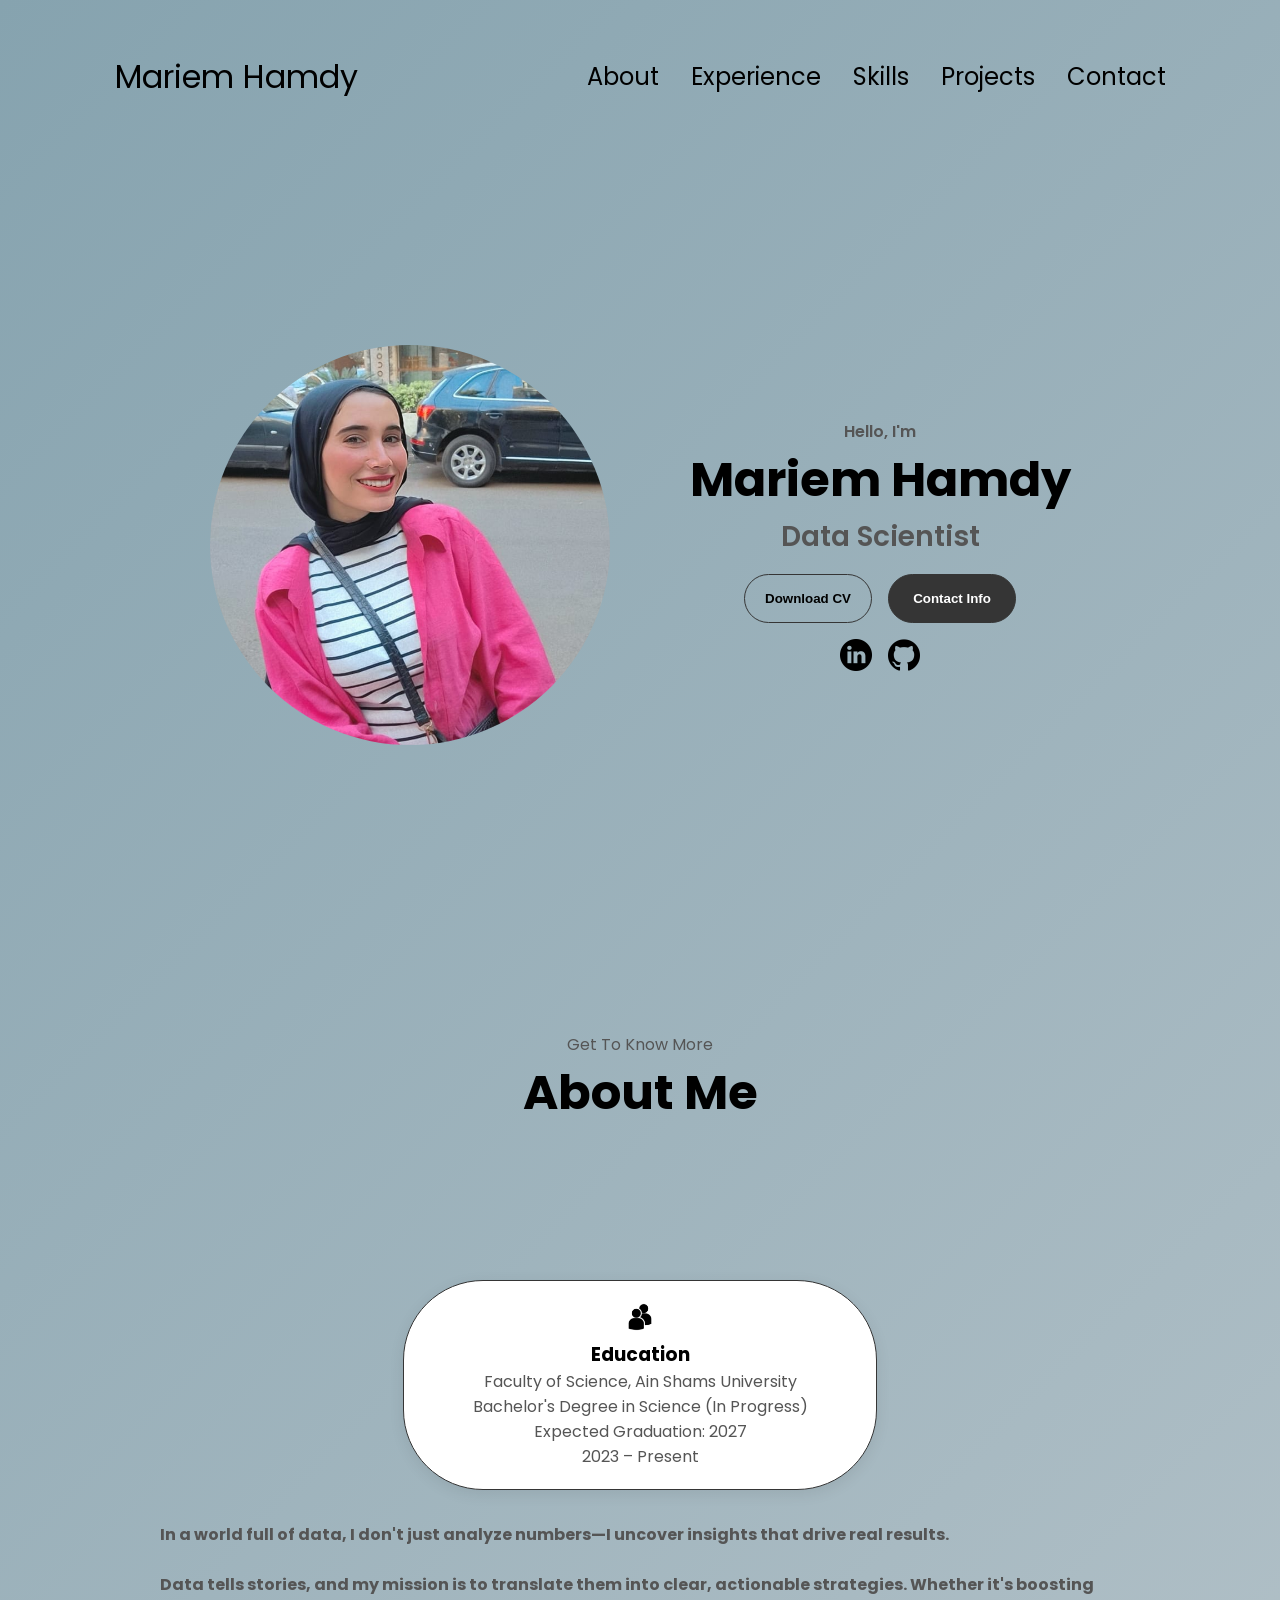
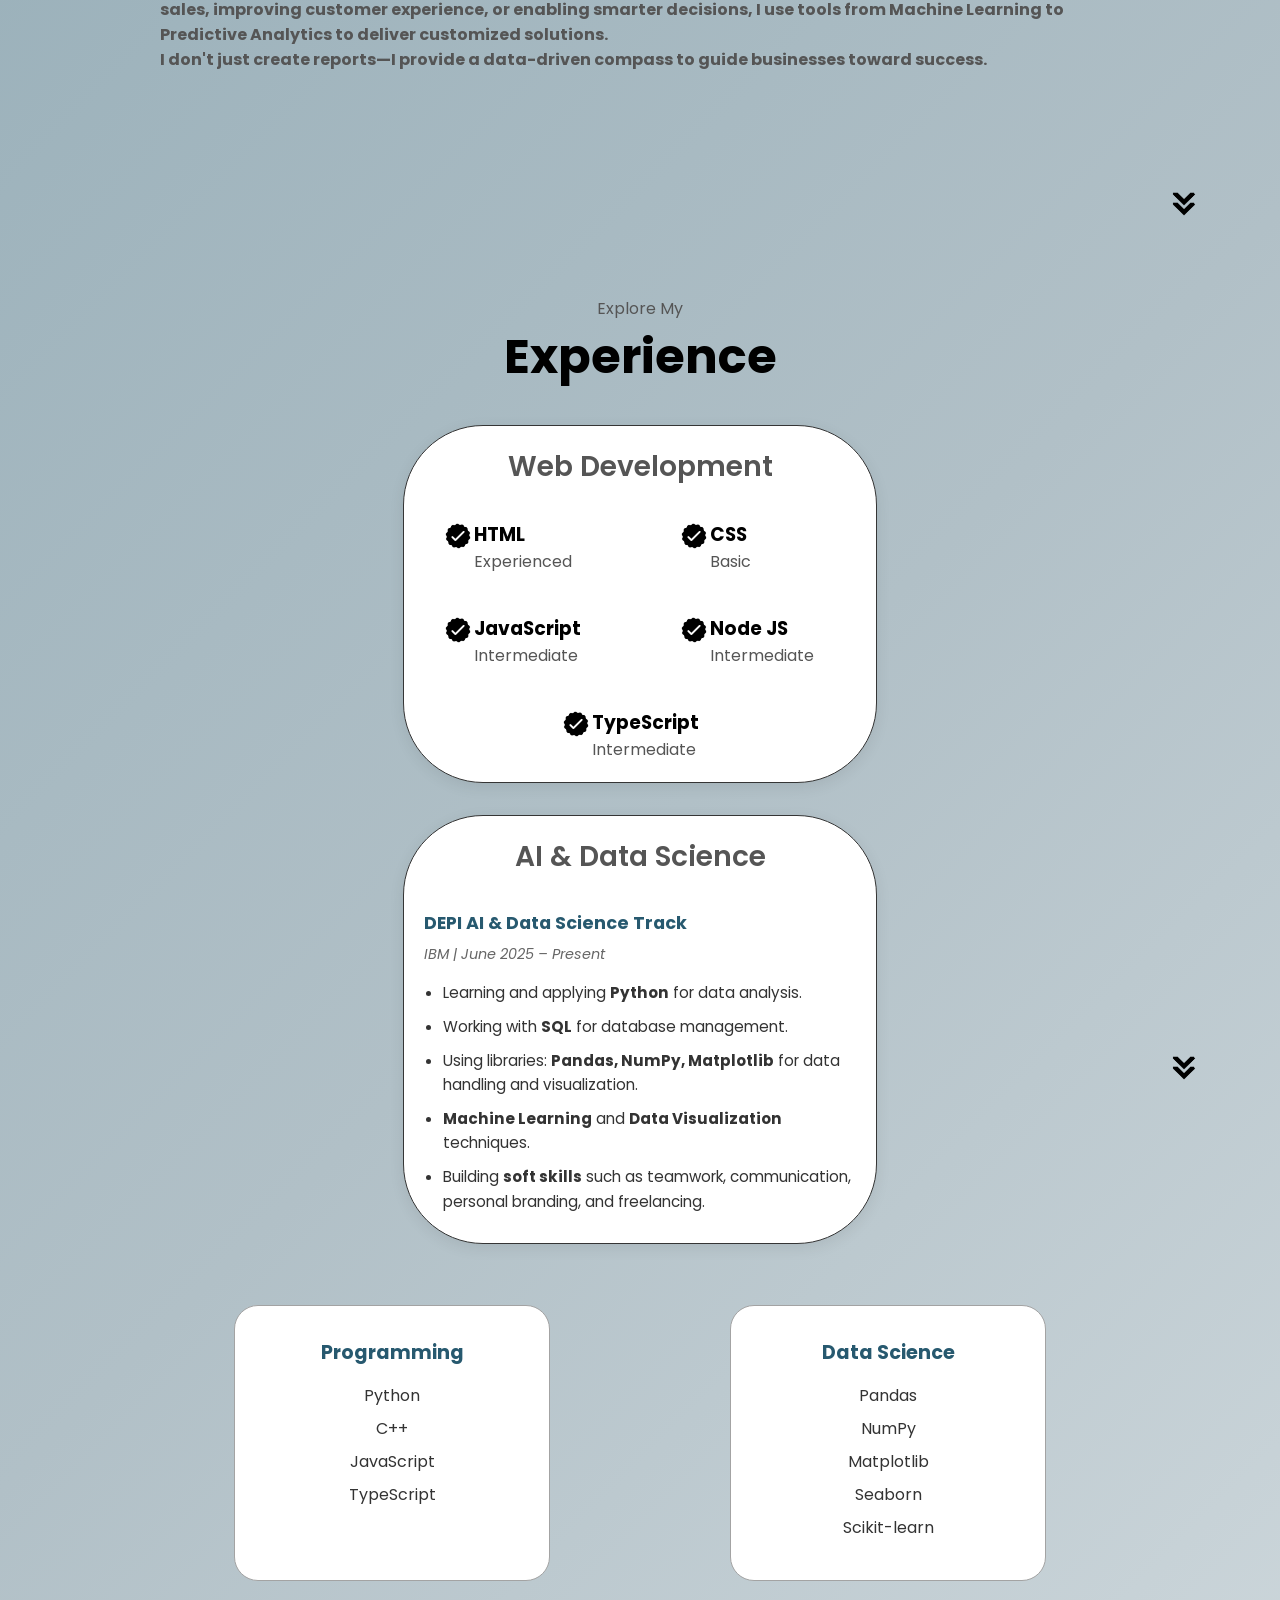
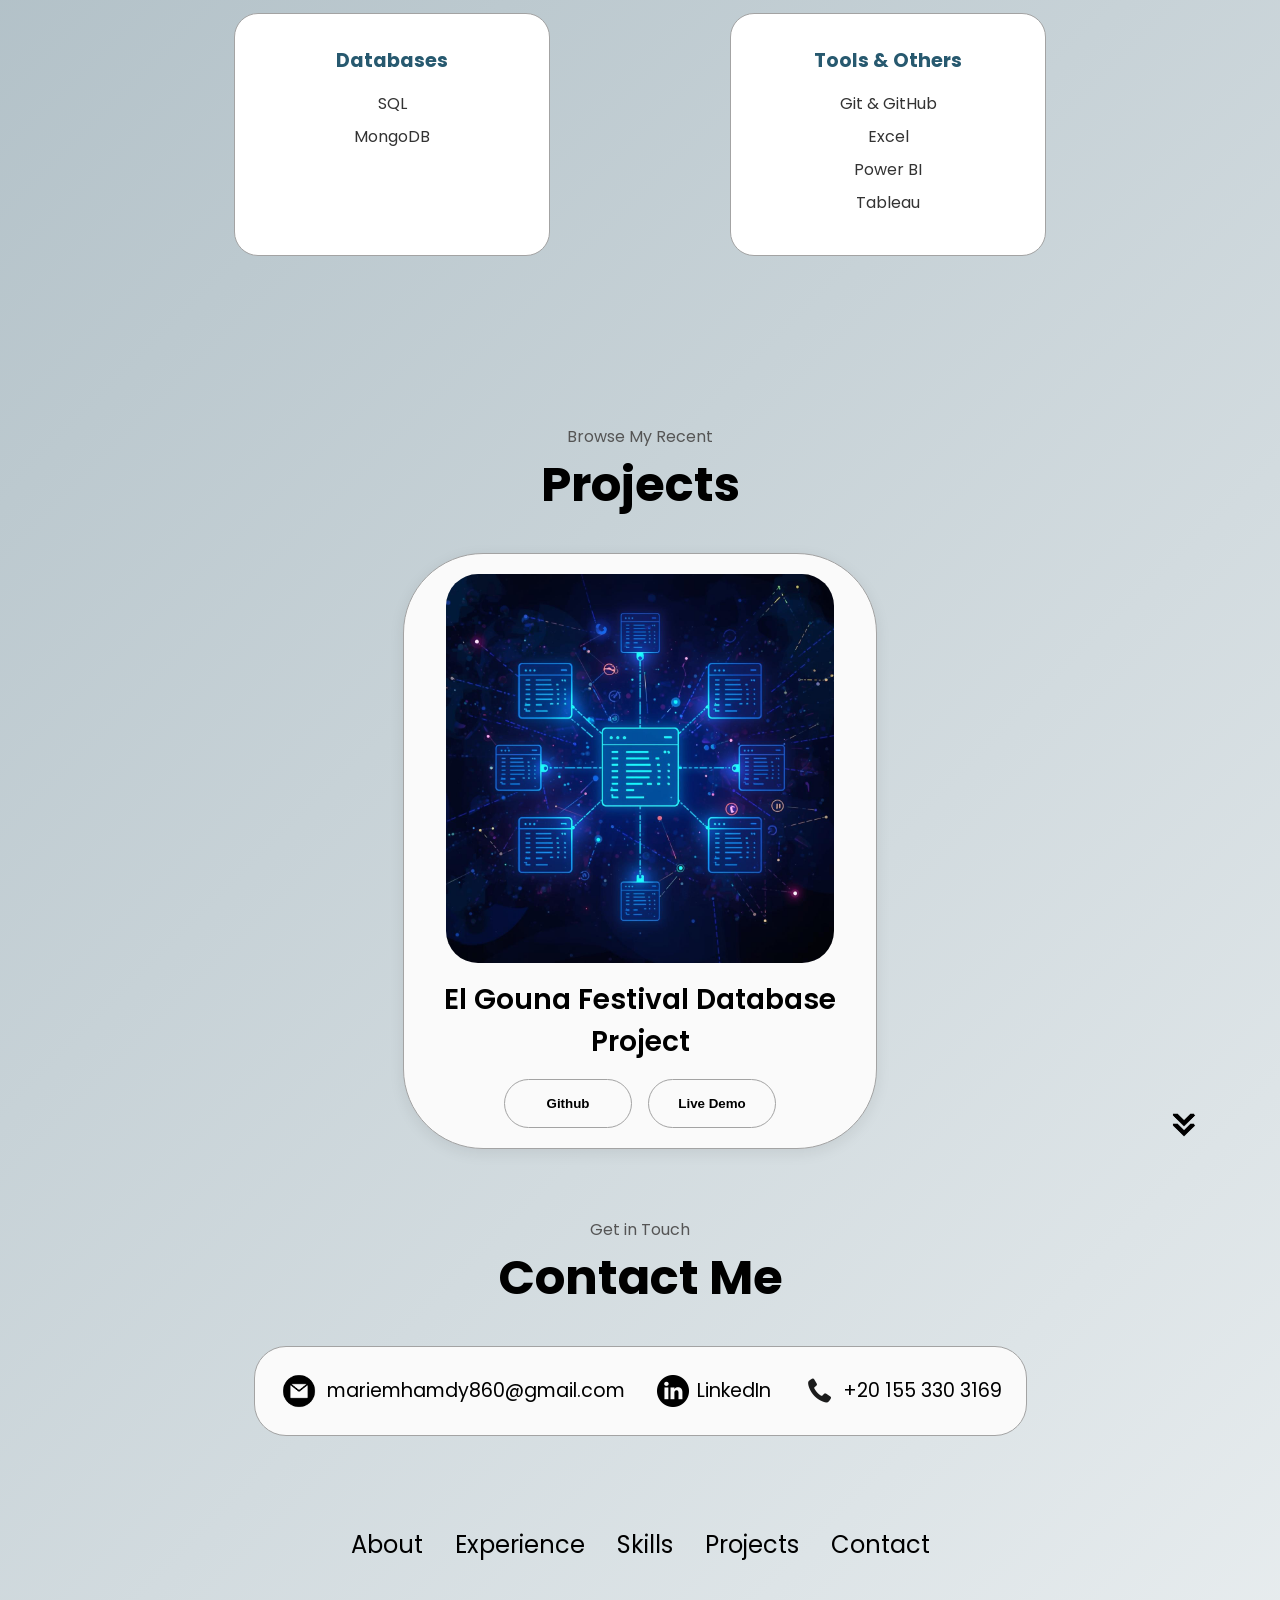
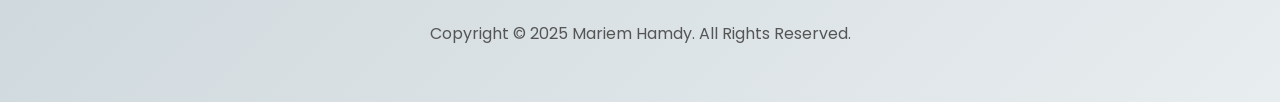
<file: index.html>
<!DOCTYPE html>
<html lang="en">
  <head>
    <meta charset="UTF-8" />
    <meta http-equiv="X-UA-Compatible" content="IE=edge" />
    <meta name="viewport" content="width=device-width, initial-scale=1.0" />
    <title>My Portfolio</title>
    <link rel="stylesheet" href="style.css" />
    <link rel="stylesheet" href="mediaqueries.css" />
  </head>
  <body>
    <nav id="desktop-nav">
      <div class="logo">Mariem Hamdy</div>
      <div>
        <ul class="nav-links">
          <li><a href="#about">About</a></li>
          <li><a href="#experience">Experience</a></li>
          <li><a href="#skills">Skills</a></li>
          <li><a href="#projects">Projects</a></li>
          <li><a href="#contact">Contact</a></li>
        </ul>
      </div>
    </nav>
    <nav id="hamburger-nav">
      <div class="logo">Mariem Hamdy</div>
      <div class="hamburger-menu">
        <div class="hamburger-icon" onclick="toggleMenu()">
          <span></span>
          <span></span>
          <span></span>
        </div>
        <div class="menu-links">
          <li><a href="#about" onclick="toggleMenu()">About</a></li>
          <li><a href="#experience" onclick="toggleMenu()">Experience</a></li>
          <li><a href="#skills" onclick="toggleMenu()">Skills</a></li>
          <li><a href="#projects" onclick="toggleMenu()">Projects</a></li>
          <li><a href="#contact" onclick="toggleMenu()">Contact</a></li>
        </div>
      </div>
    </nav>
    <section id="profile">
      <div class="section__pic-container">
        <img src="./photo_2.jpg" alt="Mariem Hamdy profile picture" />
      </div>
      <div class="section__text">
        <p class="section__text__p1">Hello, I'm</p>
        <h1 class="title">Mariem Hamdy</h1>
        <p class="section__text__p2">Data Scientist</p>
        <div class="btn-container">
          <button
            class="btn btn-color-2"
            onclick="window.open('./Mariem_Hamdy_CV.pdf')"
          >
            Download CV
          </button>
          <button class="btn btn-color-1" onclick="location.href='./#contact'">
            Contact Info
          </button>
        </div>
        <div id="socials-container">
          <img
            src="./linkedin.png"
            alt="My LinkedIn profile"
            class="icon"
            onclick="location.href='https://www.linkedin.com/in/mariem-hamdy-595512338?utm_source=share_via&utm_content=profile&utm_medium=member_android'"
          />
          <img
            src="./github.png"
            alt="My Github profile"
            class="icon"
            onclick="location.href='https://github.com/mariemhamdy860-spec'"
          />
        </div>
      </div>
    </section>
    <section id="about">
      <p class="section__text__p1">Get To Know More</p>
      <h1 class="title">About Me</h1>
      <div class="section-container">

        <div class="about-details-container">
          <div class="about-containers">
            
            <div class="details-container">
              <img
                src="./education.png"
                alt="Education icon"
                class="icon"
              />
              <h3>Education</h3>
              <p>Faculty of Science, Ain Shams University <br>
                 Bachelor's Degree in Science (In Progress) <br>
                Expected Graduation: 2027 <br>
                2023 – Present</p>
            </div>
          </div>
<div class="text-container">
  <p><b>In a world full of data, I don't just analyze numbers—I uncover insights that drive real results.</b></p>
  <br>
  <p><b>Data tells stories, and my mission is to translate them into clear, actionable strategies. 
  Whether it's boosting sales, improving customer experience, or enabling smarter decisions, 
  I use tools from Machine Learning to Predictive Analytics to deliver customized solutions.</b></p>
  <p><b>I don't just create reports—I provide a data-driven compass to guide businesses toward success.</b></p>
</div>

        </div>
      </div>
      <img
        src="./arrow.png"
        alt="Arrow icon"
        class="icon arrow"
        onclick="location.href='./#experience'"
      />
    </section>
    <section id="experience">
      <p class="section__text__p1">Explore My</p>
      <h1 class="title">Experience</h1>
      <div class="experience-details-container">
        <div class="about-containers">
          <div class="details-container">
            <h2 class="experience-sub-title">Web Development</h2>
            <div class="article-container">
              <article>
                <img
                  src="./checkmark.png"
                  alt="Experience icon"
                  class="icon"
                />
                <div>
                  <h3>HTML</h3>
                  <p>Experienced</p>
                </div>
              </article>
              <article>
                <img
                  src="./checkmark.png"
                  alt="Experience icon"
                  class="icon"
                />
                <div>
                  <h3>CSS</h3>
                  <p>Basic</p>
                </div>
              </article>
              <article>
                <img
                  src="./checkmark.png"
                  alt="Experience icon"
                  class="icon"
                />
                <div>
                  <h3>JavaScript</h3>
                  <p>Intermediate</p>
                </div>
              </article>
              <article>
                <img
                  src="./checkmark.png"
                  alt="Experience icon"
                  class="icon"
                />
                <div>
                  <h3>Node JS</h3>
                  <p>Intermediate</p>
                </div>
              </article>
              <article>
                <img
                  src="./checkmark.png"
                  alt="Experience icon"
                  class="icon"
                />
                <div>
                  <h3>TypeScript</h3>
                  <p>Intermediate</p>
                </div>
              </article>

            </div>
          </div>
          <div class="details-container ai-container">
            <h2 class="experience-sub-title">AI & Data Science</h2>
              
              <h4>DEPI AI & Data Science Track</h4>
    <p><i>IBM | June 2025 – Present</i></p>
    <ul>
      <li>Learning and applying <b>Python</b> for data analysis.</li>
      <li>Working with <b>SQL</b> for database management.</li>
      <li>Using libraries: <b>Pandas, NumPy, Matplotlib</b> for data handling and visualization.</li>
      <li><b>Machine Learning</b> and <b>Data Visualization</b> techniques.</li>
      <li>Building <b>soft skills</b> such as teamwork, communication,
        personal branding, and freelancing.</li>
    </ul> 
        </div>
      </div>
      <img
        src="./arrow.png"
        alt="Arrow icon"
        class="icon arrow"
        onclick="location.href='./#projects'"
      />
    </section>
    <section id="skills">
  <p class="section__text__p1">Explore My</p>
  <h1 class="title">Skills</h1>
  
  <div class="skills-container">
    <div class="skill-card">
      <h3>Programming</h3>
      <ul>
        <li>Python</li>
        <li>C++</li>
        <li>JavaScript</li>
        <li>TypeScript</li>
      </ul>
    </div>

    <div class="skill-card">
      <h3>Data Science</h3>
      <ul>
        <li>Pandas</li>
        <li>NumPy</li>
        <li>Matplotlib</li>
        <li>Seaborn</li>
        <li>Scikit-learn</li>
      </ul>
    </div>

    <div class="skill-card">
      <h3>Databases</h3>
      <ul>
        <li>SQL</li>
        <li>MongoDB</li>
      </ul>
    </div>

    <div class="skill-card">
      <h3>Tools & Others</h3>
      <ul>
        <li>Git & GitHub</li>
        <li>Excel</li>
        <li>Power BI</li>
        <li>Tableau</li>
      </ul>
    </div>
  </div>
</section>

    <section id="projects">
      <p class="section__text__p1">Browse My Recent</p>
      <h1 class="title">Projects</h1>
      <div class="experience-details-container">
        <div class="about-containers">
          <div class="details-container color-container">
            <div class="article-container">
              <img
                src="./project_1.jpg"
                alt="Project 1"
                class="project-img"
              />
            </div>
            <h2 class="experience-sub-title project-title">El Gouna Festival Database Project</h2>
            <div class="btn-container">
              <button
                class="btn btn-color-2 project-btn"
                onclick="location.href='https://github.com/demiana25/Database_project'"
              >
                Github
              </button>
              <button
                class="btn btn-color-2 project-btn"
                onclick="location.href='https://github.com/demiana25/Database_project/blob/main/ELGOUNA%20FESTIVAL_MBDFM.pdf'"
              >
                Live Demo
              </button>
            </div>
          </div>
          </div>
        </div>
      </div>
      <img
        src="./arrow.png"
        alt="Arrow icon"
        class="icon arrow"
        onclick="location.href='./#contact'"
      />
    </section>
    <section id="contact">
      <p class="section__text__p1">Get in Touch</p>
      <h1 class="title">Contact Me</h1>
      <div class="contact-info-upper-container">
        <div class="contact-info-container">
          <img
            src="./email.png"
            alt="Email icon"
            class="icon contact-icon email-icon"
          />
          <p><a href="mailto:mariemhamdy860@gmail.com">mariemhamdy860@gmail.com</a></p>
        </div>
        <div class="contact-info-container">
          <img
            src="./linkedin.png"
            alt="LinkedIn icon"
            class="icon contact-icon"
          />
          <p><a href="https://www.linkedin.com/in/mariem-hamdy-595512338?utm_source=share_via&utm_content=profile&utm_medium=member_android">LinkedIn</a></p>
        </div>
        <div class="contact-info-container">
  <img
    src="./phone.png"
    alt="Phone icon"
    class="icon contact-icon"
  />
  <p><a href="tel:+201553303169">+20 155 330 3169</a></p>
</div>

      </div>
    </section>
    <footer>
      <nav>
        <div class="nav-links-container">
          <ul class="nav-links">
            <li><a href="#about">About</a></li>
            <li><a href="#experience">Experience</a></li>
            <li><a href="#skills">Skills</a></li>
            <li><a href="#projects">Projects</a></li>
            <li><a href="#contact">Contact</a></li>
          </ul>
        </div>
      </nav>
      <p>Copyright &#169; 2025 Mariem Hamdy. All Rights Reserved.</p>
    </footer>
    <script src="script.js"></script>
  </body>
</html>
</file>
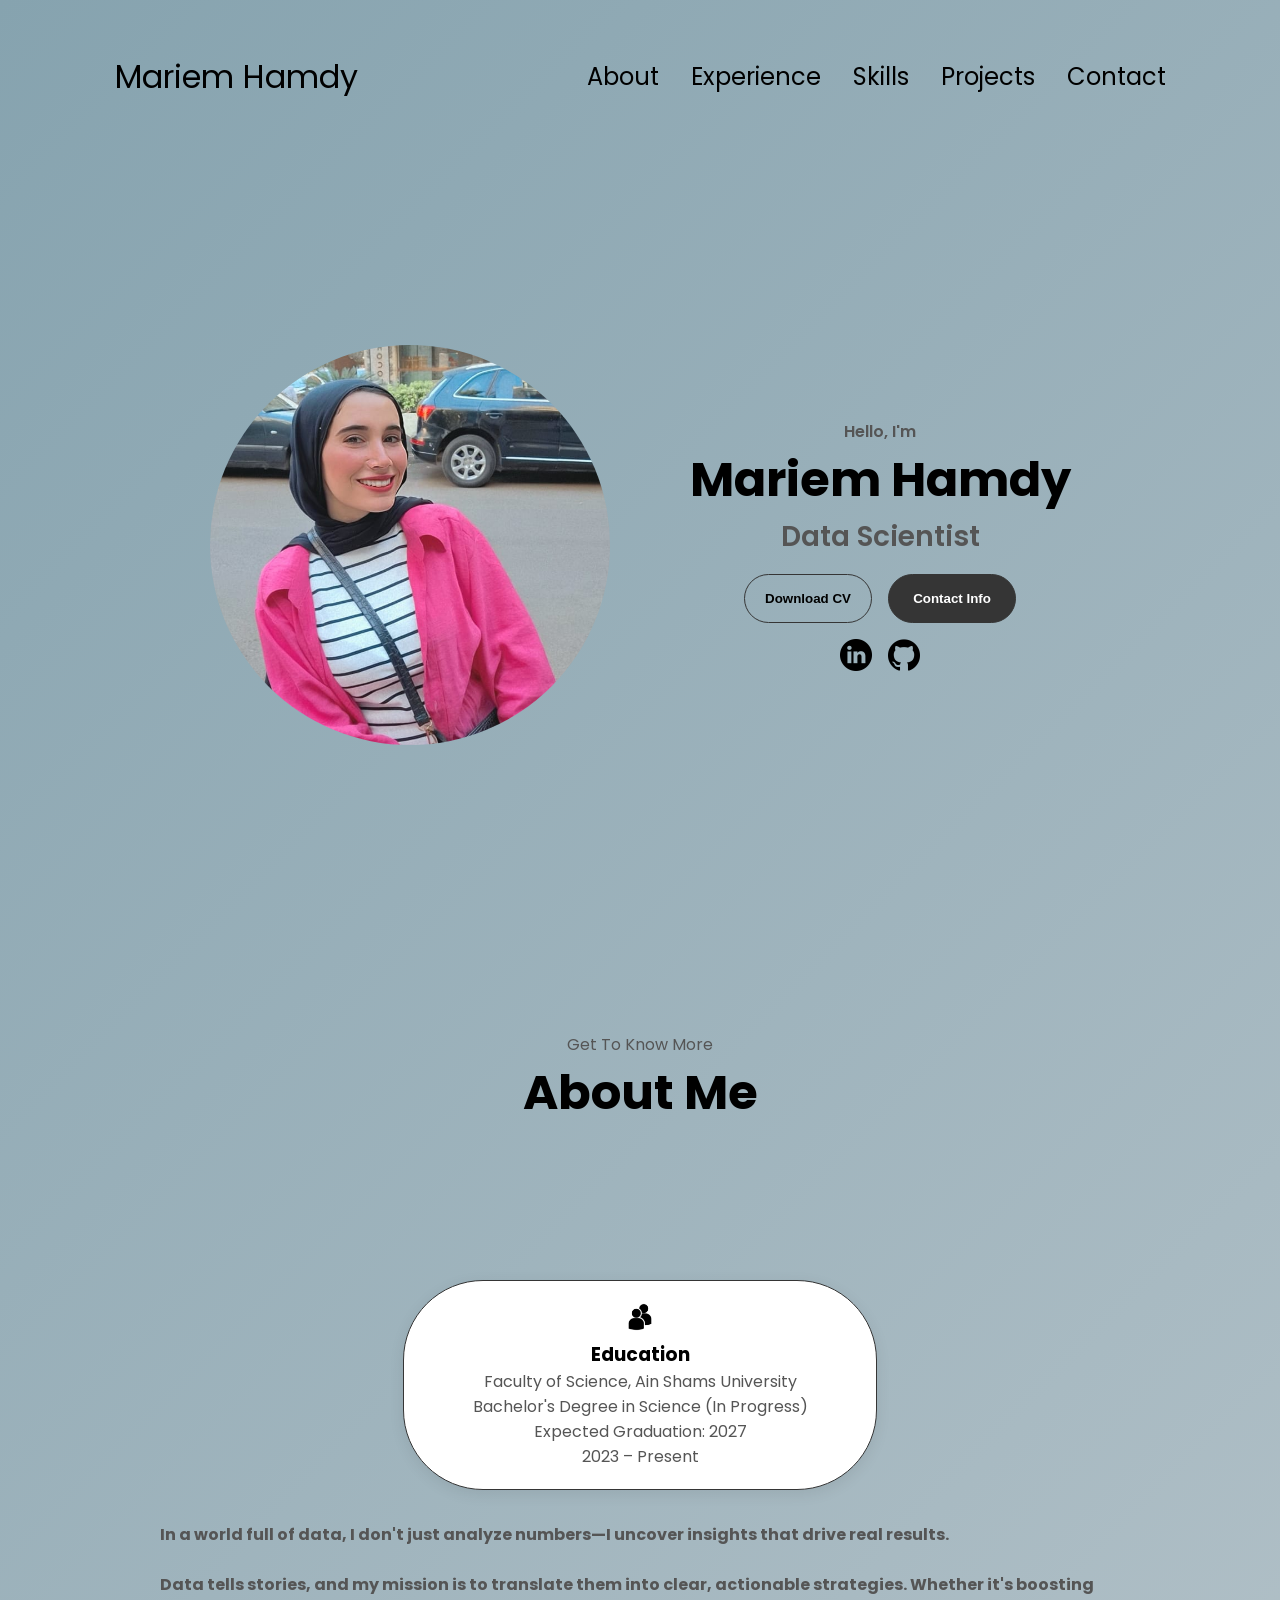
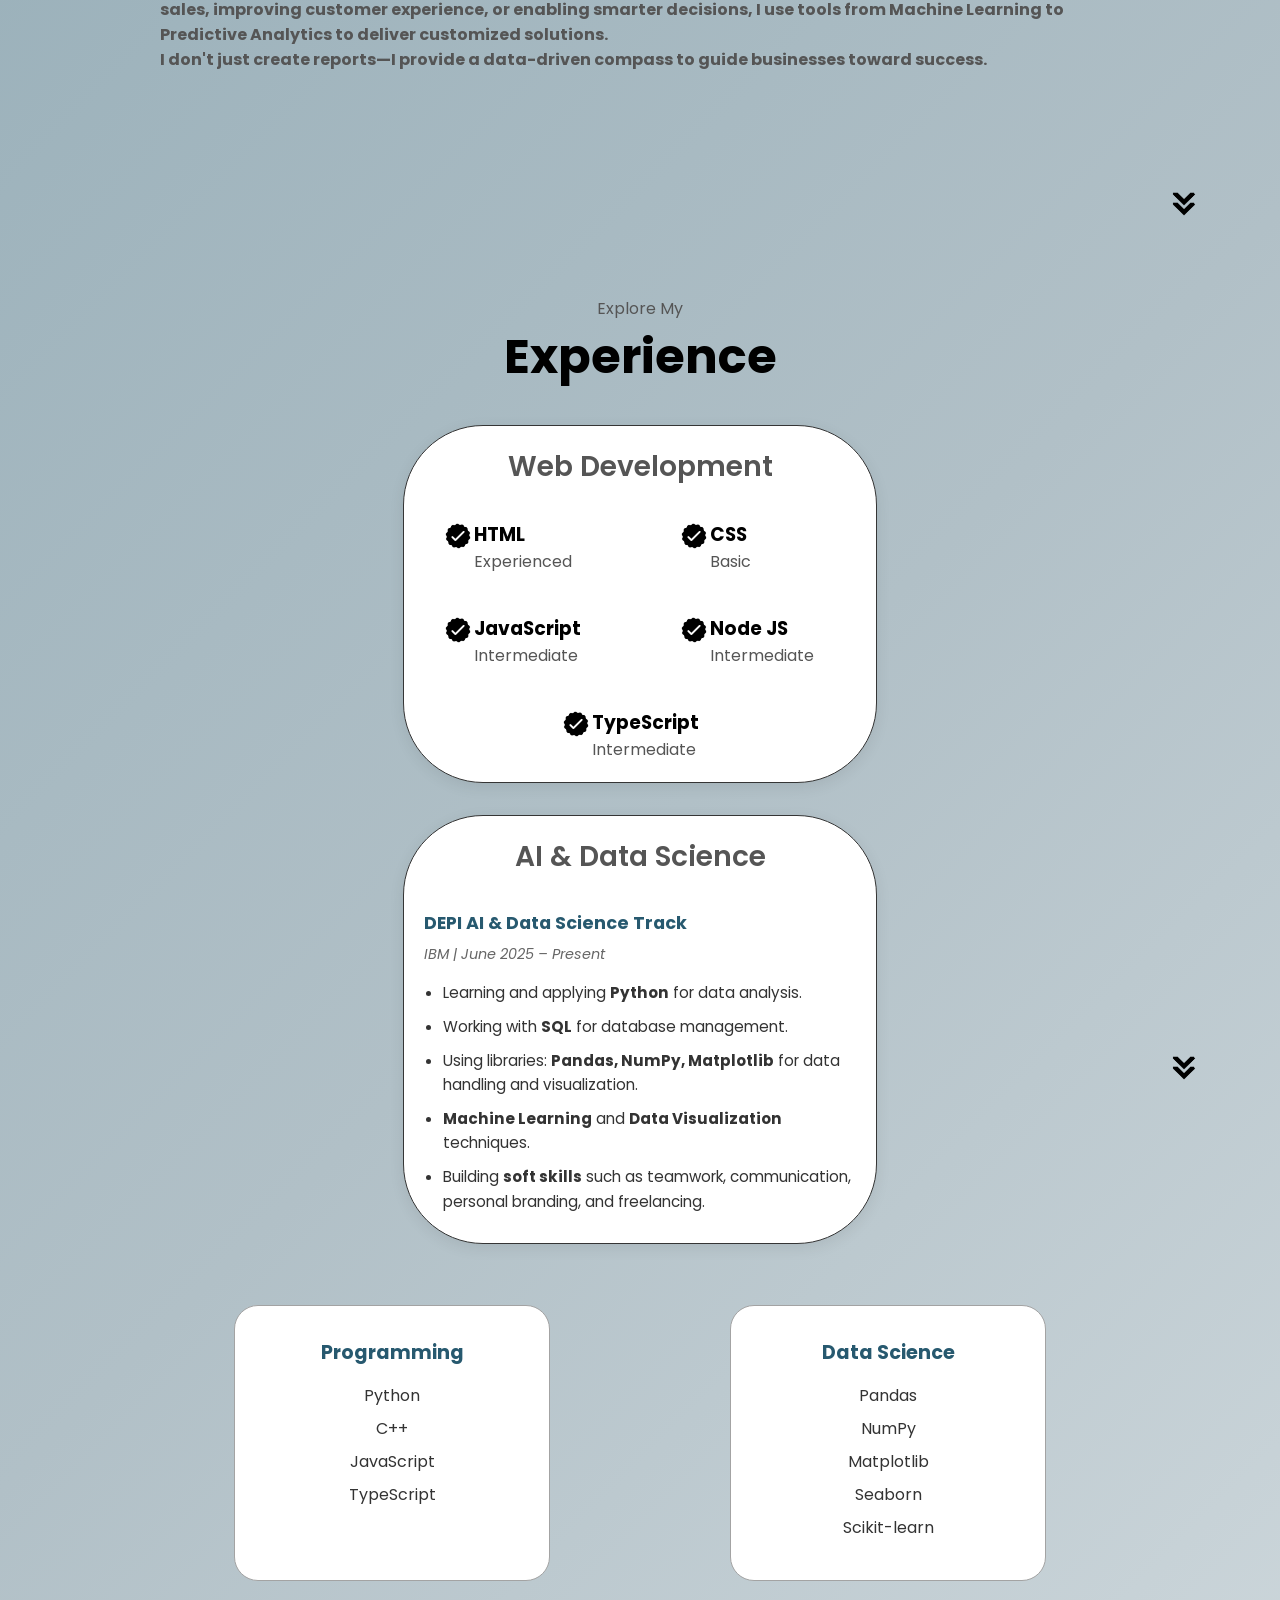
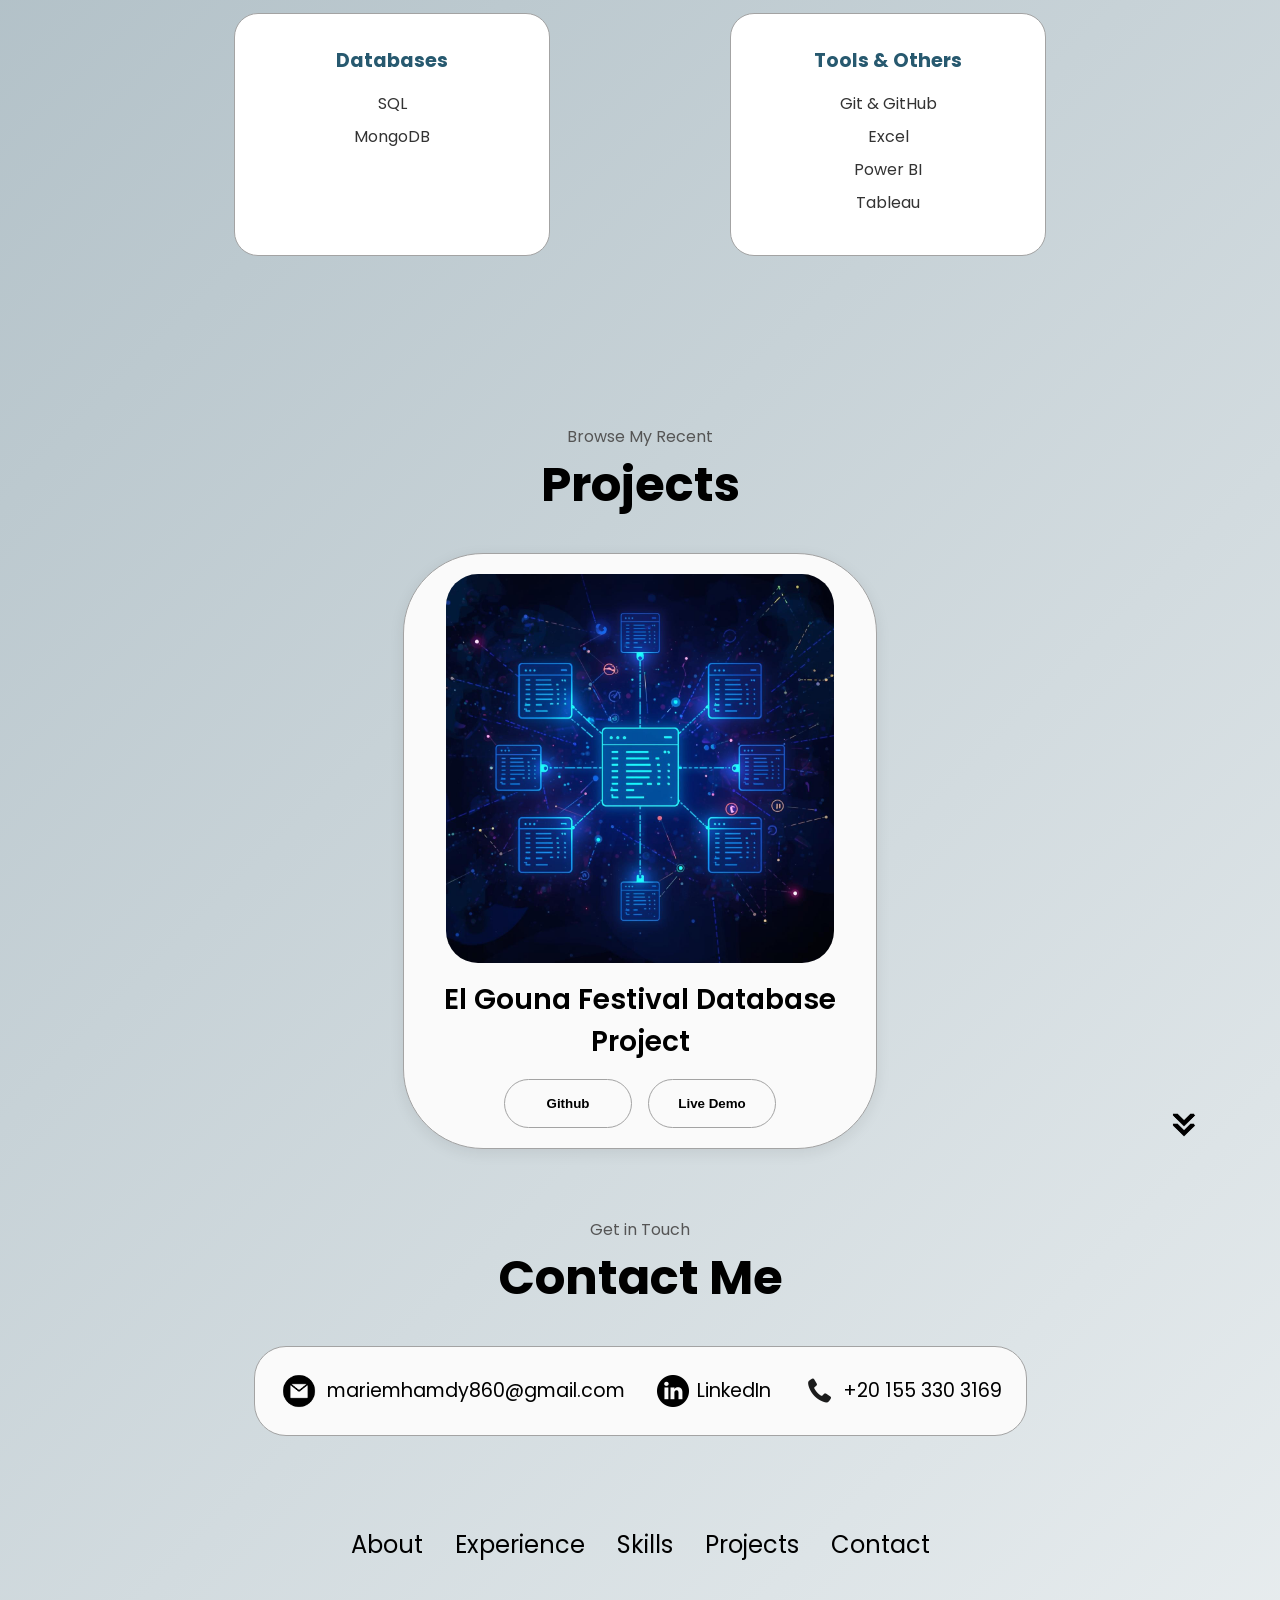
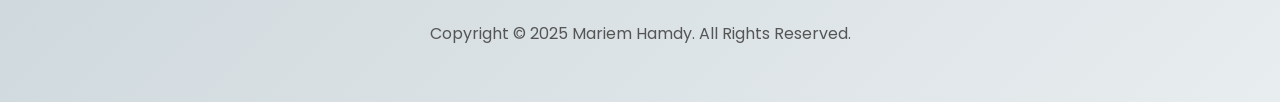
<file: assets/Mariem_Hamdy_protfolio.html>
<!DOCTYPE html>
<html lang="en">
  <head>
    <meta charset="UTF-8" />
    <meta http-equiv="X-UA-Compatible" content="IE=edge" />
    <meta name="viewport" content="width=device-width, initial-scale=1.0" />
    <title>My Portfolio</title>
    <link rel="stylesheet" href="style.css" />
    <link rel="stylesheet" href="mediaqueries.css" />
  </head>
  <body>
    <nav id="desktop-nav">
      <div class="logo">Mariem Hamdy</div>
      <div>
        <ul class="nav-links">
          <li><a href="#about">About</a></li>
          <li><a href="#experience">Experience</a></li>
          <li><a href="#skills">Skills</a></li>
          <li><a href="#projects">Projects</a></li>
          <li><a href="#contact">Contact</a></li>
        </ul>
      </div>
    </nav>
    <nav id="hamburger-nav">
      <div class="logo">Mariem Hamdy</div>
      <div class="hamburger-menu">
        <div class="hamburger-icon" onclick="toggleMenu()">
          <span></span>
          <span></span>
          <span></span>
        </div>
        <div class="menu-links">
          <li><a href="#about" onclick="toggleMenu()">About</a></li>
          <li><a href="#experience" onclick="toggleMenu()">Experience</a></li>
          <li><a href="#skills" onclick="toggleMenu()">Skills</a></li>
          <li><a href="#projects" onclick="toggleMenu()">Projects</a></li>
          <li><a href="#contact" onclick="toggleMenu()">Contact</a></li>
        </div>
      </div>
    </nav>
    <section id="profile">
      <div class="section__pic-container">
        <img src="./photo_2.jpg" alt="Mariem Hamdy profile picture" />
      </div>
      <div class="section__text">
        <p class="section__text__p1">Hello, I'm</p>
        <h1 class="title">Mariem Hamdy</h1>
        <p class="section__text__p2">Data Scientist</p>
        <div class="btn-container">
          <button
            class="btn btn-color-2"
            onclick="window.open('./Mariem_Hamdy_CV.pdf')"
          >
            Download CV
          </button>
          <button class="btn btn-color-1" onclick="location.href='./#contact'">
            Contact Info
          </button>
        </div>
        <div id="socials-container">
          <img
            src="./linkedin.png"
            alt="My LinkedIn profile"
            class="icon"
            onclick="location.href='https://www.linkedin.com/in/mariem-hamdy-595512338?utm_source=share_via&utm_content=profile&utm_medium=member_android'"
          />
          <img
            src="./github.png"
            alt="My Github profile"
            class="icon"
            onclick="location.href='https://github.com/mariemhamdy860-spec'"
          />
        </div>
      </div>
    </section>
    <section id="about">
      <p class="section__text__p1">Get To Know More</p>
      <h1 class="title">About Me</h1>
      <div class="section-container">

        <div class="about-details-container">
          <div class="about-containers">
            
            <div class="details-container">
              <img
                src="./education.png"
                alt="Education icon"
                class="icon"
              />
              <h3>Education</h3>
              <p>Faculty of Science, Ain Shams University <br>
                 Bachelor's Degree in Science (In Progress) <br>
                Expected Graduation: 2027 <br>
                2023 – Present</p>
            </div>
          </div>
<div class="text-container">
  <p><b>In a world full of data, I don't just analyze numbers—I uncover insights that drive real results.</b></p>
  <br>
  <p><b>Data tells stories, and my mission is to translate them into clear, actionable strategies. 
  Whether it's boosting sales, improving customer experience, or enabling smarter decisions, 
  I use tools from Machine Learning to Predictive Analytics to deliver customized solutions.</b></p>
  <p><b>I don't just create reports—I provide a data-driven compass to guide businesses toward success.</b></p>
</div>

        </div>
      </div>
      <img
        src="./arrow.png"
        alt="Arrow icon"
        class="icon arrow"
        onclick="location.href='./#experience'"
      />
    </section>
    <section id="experience">
      <p class="section__text__p1">Explore My</p>
      <h1 class="title">Experience</h1>
      <div class="experience-details-container">
        <div class="about-containers">
          <div class="details-container">
            <h2 class="experience-sub-title">Web Development</h2>
            <div class="article-container">
              <article>
                <img
                  src="./checkmark.png"
                  alt="Experience icon"
                  class="icon"
                />
                <div>
                  <h3>HTML</h3>
                  <p>Experienced</p>
                </div>
              </article>
              <article>
                <img
                  src="./checkmark.png"
                  alt="Experience icon"
                  class="icon"
                />
                <div>
                  <h3>CSS</h3>
                  <p>Basic</p>
                </div>
              </article>
              <article>
                <img
                  src="./checkmark.png"
                  alt="Experience icon"
                  class="icon"
                />
                <div>
                  <h3>JavaScript</h3>
                  <p>Intermediate</p>
                </div>
              </article>
              <article>
                <img
                  src="./checkmark.png"
                  alt="Experience icon"
                  class="icon"
                />
                <div>
                  <h3>Node JS</h3>
                  <p>Intermediate</p>
                </div>
              </article>
              <article>
                <img
                  src="./checkmark.png"
                  alt="Experience icon"
                  class="icon"
                />
                <div>
                  <h3>TypeScript</h3>
                  <p>Intermediate</p>
                </div>
              </article>

            </div>
          </div>
          <div class="details-container ai-container">
            <h2 class="experience-sub-title">AI & Data Science</h2>
              
              <h4>DEPI AI & Data Science Track</h4>
    <p><i>IBM | June 2025 – Present</i></p>
    <ul>
      <li>Learning and applying <b>Python</b> for data analysis.</li>
      <li>Working with <b>SQL</b> for database management.</li>
      <li>Using libraries: <b>Pandas, NumPy, Matplotlib</b> for data handling and visualization.</li>
      <li><b>Machine Learning</b> and <b>Data Visualization</b> techniques.</li>
      <li>Building <b>soft skills</b> such as teamwork, communication,
        personal branding, and freelancing.</li>
    </ul> 
        </div>
      </div>
      <img
        src="./arrow.png"
        alt="Arrow icon"
        class="icon arrow"
        onclick="location.href='./#projects'"
      />
    </section>
    <section id="skills">
  <p class="section__text__p1">Explore My</p>
  <h1 class="title">Skills</h1>
  
  <div class="skills-container">
    <div class="skill-card">
      <h3>Programming</h3>
      <ul>
        <li>Python</li>
        <li>C++</li>
        <li>JavaScript</li>
        <li>TypeScript</li>
      </ul>
    </div>

    <div class="skill-card">
      <h3>Data Science</h3>
      <ul>
        <li>Pandas</li>
        <li>NumPy</li>
        <li>Matplotlib</li>
        <li>Seaborn</li>
        <li>Scikit-learn</li>
      </ul>
    </div>

    <div class="skill-card">
      <h3>Databases</h3>
      <ul>
        <li>SQL</li>
        <li>MongoDB</li>
      </ul>
    </div>

    <div class="skill-card">
      <h3>Tools & Others</h3>
      <ul>
        <li>Git & GitHub</li>
        <li>Excel</li>
        <li>Power BI</li>
        <li>Tableau</li>
      </ul>
    </div>
  </div>
</section>

    <section id="projects">
      <p class="section__text__p1">Browse My Recent</p>
      <h1 class="title">Projects</h1>
      <div class="experience-details-container">
        <div class="about-containers">
          <div class="details-container color-container">
            <div class="article-container">
              <img
                src="./project_1.jpg"
                alt="Project 1"
                class="project-img"
              />
            </div>
            <h2 class="experience-sub-title project-title">El Gouna Festival Database Project</h2>
            <div class="btn-container">
              <button
                class="btn btn-color-2 project-btn"
                onclick="location.href='https://github.com/demiana25/Database_project'"
              >
                Github
              </button>
              <button
                class="btn btn-color-2 project-btn"
                onclick="location.href='https://github.com/demiana25/Database_project/blob/main/ELGOUNA%20FESTIVAL_MBDFM.pdf'"
              >
                Live Demo
              </button>
            </div>
          </div>
          </div>
        </div>
      </div>
      <img
        src="./arrow.png"
        alt="Arrow icon"
        class="icon arrow"
        onclick="location.href='./#contact'"
      />
    </section>
    <section id="contact">
      <p class="section__text__p1">Get in Touch</p>
      <h1 class="title">Contact Me</h1>
      <div class="contact-info-upper-container">
        <div class="contact-info-container">
          <img
            src="./email.png"
            alt="Email icon"
            class="icon contact-icon email-icon"
          />
          <p><a href="mailto:mariemhamdy860@gmail.com">mariemhamdy860@gmail.com</a></p>
        </div>
        <div class="contact-info-container">
          <img
            src="./linkedin.png"
            alt="LinkedIn icon"
            class="icon contact-icon"
          />
          <p><a href="https://www.linkedin.com/in/mariem-hamdy-595512338?utm_source=share_via&utm_content=profile&utm_medium=member_android">LinkedIn</a></p>
        </div>
        <div class="contact-info-container">
  <img
    src="./phone.png"
    alt="Phone icon"
    class="icon contact-icon"
  />
  <p><a href="tel:+201553303169">+20 155 330 3169</a></p>
</div>

      </div>
    </section>
    <footer>
      <nav>
        <div class="nav-links-container">
          <ul class="nav-links">
            <li><a href="#about">About</a></li>
            <li><a href="#experience">Experience</a></li>
            <li><a href="#skills">Skills</a></li>
            <li><a href="#projects">Projects</a></li>
            <li><a href="#contact">Contact</a></li>
          </ul>
        </div>
      </nav>
      <p>Copyright &#169; 2025 Mariem Hamdy. All Rights Reserved.</p>
    </footer>
    <script src="script.js"></script>
  </body>
</html>
</file>
<file: style.css>
/* GENERAL */

@import url("https://fonts.googleapis.com/css2?family=Poppins:wght@300;400;500;600&display=swap");

* {
  margin: 0;
  padding: 0;
}

body {
  font-family: "Poppins", sans-serif;
background: linear-gradient(135deg, /*#acc5cf, #9bafb6, #405056*/ #86a3af, #b1c0c7, #e8edef);

}

html {
  scroll-behavior: smooth;
}

p {
  color: rgb(85, 85, 85);
}

/* TRANSITION */

a,
.btn {
  transition: all 300ms ease;
}

/* DESKTOP NAV */

nav,
.nav-links {
  display: flex;
}

nav {
  justify-content: space-around;
  align-items: center;
  height: 17vh;
}

.nav-links {
  gap: 2rem;
  list-style: none;
  font-size: 1.5rem;
}

a {
  color: black;
  text-decoration: none;
  text-decoration-color: white;
}

a:hover {
  color: grey;
  text-decoration: underline;
  text-underline-offset: 1rem;
  text-decoration-color: rgb(181, 181, 181);
}

.logo {
  font-size: 2rem;
}

.logo:hover {
  cursor: default;
}

/* HAMBURGER MENU */

#hamburger-nav {
  display: none;
}

.hamburger-menu {
  position: relative;
  display: inline-block;
}

.hamburger-icon {
  display: flex;
  flex-direction: column;
  justify-content: space-between;
  height: 24px;
  width: 30px;
  cursor: pointer;
}

.hamburger-icon span {
  width: 100%;
  height: 2px;
  background-color: black;
  transition: all 0.3 ease-in-out;
}

.menu-links {
  position: absolute;
  top: 100%;
  right: 0;
  background-color: white;
  width: fit-content;
  max-height: 0;
  overflow: hidden;
  transition: all 0.3 ease-in-out;
}

.menu-links a {
  display: block;
  padding: 10px;
  text-align: center;
  font-size: 1.5rem;
  color: black;
  text-decoration: none;
  transition: all 0.3 ease-in-out;
}

.menu-links li {
  list-style: none;
}

.menu-links.open {
  max-height: 300px;
}

.hamburger-icon.open span:first-child {
  transform: rotate(45deg) translate(10px, 5px);
}

.hamburger-icon.open span:nth-child(2) {
  opacity: 0;
}

.hamburger-icon.open span:last-child {
  transform: rotate(-45deg) translate(10px, -5px);
}

.hamburger-icon span:first-child {
  transform: none;
}

.hamburger-icon span:first-child {
  opacity: 1;
}

.hamburger-icon span:first-child {
  transform: none;
}

/* SECTIONS */

section {
  padding-top: 4vh;
  height: 96vh;
  margin: 0 10rem;
  box-sizing: border-box;
  min-height: fit-content;
}

.section-container {
  display: flex;
}

/* PROFILE SECTION */

#profile {
  display: flex;
  justify-content: center;
  gap: 5rem;
  height: 70vh;

}

.section__pic-container {
  display: flex;
  height: 400px;
  width: 400px;
  margin: auto 0;

}
.section__pic-container img {
  height: 100%;
  width: 100%;
  border-radius: 50%;   /* يخلي الصورة دايرة */
  object-fit: cover;    /* يمنع التشوه */
}

.section__text {
  align-self: center;
  text-align: center;
}

.section__text p {
  font-weight: 600;
}

.section__text__p1 {
  text-align: center;
}

.section__text__p2 {
  font-size: 1.75rem;
  margin-bottom: 1rem;
}

.title {
  font-size: 3rem;
  text-align: center;
}

#socials-container {
  display: flex;
  justify-content: center;
  margin-top: 1rem;
  gap: 1rem;
}

/* ICONS */

.icon {
  cursor: pointer;
  height: 2rem;
}

/* BUTTONS */

.btn-container {
  display: flex;
  justify-content: center;
  gap: 1rem;
}

.btn {
  font-weight: 600;
  transition: all 300ms ease;
  padding: 1rem;
  width: 8rem;
  border-radius: 2rem;
}

.btn-color-1,
.btn-color-2 {
  border: rgb(53, 53, 53) 0.1rem solid;
}

.btn-color-1:hover,
.btn-color-2:hover {
  cursor: pointer;
}

.btn-color-1,
.btn-color-2:hover {
  background: rgb(53, 53, 53);
  color: white;
}

.btn-color-1:hover {
  background: rgb(0, 0, 0);
}

.btn-color-2 {
  background: none;
}

.btn-color-2:hover {
  border: rgb(255, 255, 255) 0.1rem solid;
}

.btn-container {
  gap: 1rem;
}

/* ABOUT SECTION */

#about {
  position: relative;
}

.about-containers {
  gap: 2rem;
  margin-bottom: 2rem;
  margin-top: 2rem;
}

.about-details-container {
  justify-content: center;
  flex-direction: column;
}

.about-containers,
.about-details-container {
  display: flex;
}

.arrow {
  position: absolute;
  right: -5rem;
  bottom: 2.5rem;
}

/*.details-container {
  padding: 2rem;
  flex: 1;
  background: white;
  border-radius: 5rem;
  border: rgb(53, 53, 53) 0.1rem solid;
  border-color: rgb(163, 163, 163);
  text-align: center;
}*/
.details-container {
  width: 45%;          
  padding: 5rem;         
  background: white;
  border-radius: 5rem;
  border: rgb(53, 53, 53) 0.1rem solid;
  text-align: center;
}




.section-container {
  gap: 4rem;
  height: 80%;
}




/* EXPERIENCE SECTION */

#experience {
  position: relative;
}

.experience-sub-title {
  color: rgb(85, 85, 85);
  font-weight: 600;
  font-size: 1.75rem;
  margin-bottom: 2rem;
  text-align: center;
}

.experience-details-container {
  display: flex;
  justify-content: center;
  flex-direction: column;
}

.article-container {
  display: flex;
  text-align: initial;
  flex-wrap: wrap;
  flex-direction: row;
  gap: 2.5rem;
  justify-content: space-around;
}
.details-container {
  background: #fff;
  padding: 20px;
  box-shadow: 0 4px 15px rgba(0, 0, 0, 0.08);
  max-width: 90%;
  margin: 0 auto;
  transition: all 0.3s ease;
}

.details-container:hover {
  transform: translateY(-8px);
  box-shadow: 0 8px 18px rgba(0, 0, 0, 0.1);
}

article {
  display: flex;
  width: 10rem;
  /*justify-content: space-around;
  gap: 0.5rem;*/
}

article .icon {
  cursor: default;
}

/* .details-container {
  background: #fff; 
  border-radius: 15px;
  padding: 20px;
  box-shadow: 0 4px 15px rgba(0, 0, 0, 0.08);
  max-width: 90%;
  margin: 0 auto;
}

.details-container h2.experience-sub-title {
  font-size: 1.6rem;
  margin-bottom: 1rem;
  text-align: justify;
  color: #203a43;
}

.details-container h4 {
  font-size: 1.2rem;
  margin-bottom: 0.3rem;
  color: #27596f;
}

.details-container p {
  font-size: 0.95rem;
  color: #555;
  margin-bottom: 1rem;
  font-style: italic;
  text-align: center;
}

.details-container ul {
  list-style-type: disc;
  padding-left: 1.5rem;
  margin: 0;
}

.details-container ul li {
  margin-bottom: 0.6rem;
  line-height: 1.6;
  font-size: 0.95rem;
  color: #333;
  text-align: left;
}

.details-container ul li b {
  color: #27596f; 
} */
/* AI & Data Science Box */
.ai-container {
  text-align: left; 
  transition: all 0.3s ease;  
}
.ai-container:hover {
  transform: translateY(-8px);
  box-shadow: 0 8px 18px rgba(0, 0, 0, 0.1);
}


.ai-container h4 {
  font-size: 1.1rem;
  color: #27596f;
  margin-bottom: 0.5rem;
}

.ai-container p {
  font-size: 0.9rem;
  color: #666;
  margin-bottom: 1rem;
  text-align: left;
}

.ai-container ul {
  padding-left: 1.2rem;
}

.ai-container ul li {
  font-size: 0.95rem;
  margin-bottom: 0.6rem;
  line-height: 1.6;
  color: #333;
}



/* SKILLS SECTION */

#skills {
  /*position: relative;*/
  padding-top: 4vh;
  margin: 0 10rem;
  min-height: fit-content;
}

.skills-container {
  display: flex;
  justify-content: space-around;
  flex-wrap: wrap;
  gap: 2rem;
  margin-top: 3rem;
}

.skill-card {
  background: white;
  border-radius: 1.5rem;
  border: 0.1rem solid rgb(163, 163, 163);
  padding: 2rem;
  width: 250px;
  text-align: center;
  transition: all 0.3s ease;
}

.skill-card:hover {
  transform: translateY(-8px);
  box-shadow: 0 8px 18px rgba(0, 0, 0, 0.1);
}

.skill-card h3 {
  font-size: 1.2rem;
  margin-bottom: 1rem;
  color: #27596f;
}

.skill-card ul {
  list-style: none;
  padding: 0;
}

.skill-card ul li {
  margin: 0.5rem 0;
  font-size: 1rem;
  color: #333;
}


/* PROJECTS SECTION */

#projects {
  position: relative;
}

.color-container {
  border-color: rgb(163, 163, 163);
  background: rgb(250, 250, 250);
}

.project-img {
  border-radius: 2rem;
  width: 90%;
  height: 90%;
}

.project-title {
  margin: 1rem;
  color: black;
}

.project-btn {
  color: black;
  border-color: rgb(163, 163, 163);
}

/* CONTACT */

#contact {
  display: flex;
  justify-content: center;
  flex-direction: column;
  height: 70vh;
}

.contact-info-upper-container {
  display: flex;
  justify-content: center;
  border-radius: 2rem;
  border: rgb(53, 53, 53) 0.1rem solid;
  border-color: rgb(163, 163, 163);
  background: rgb(250, 250, 250);
  margin: 2rem auto;
  padding: 0.5rem;
}

.contact-info-container {
  display: flex;
  align-items: center;
  justify-content: center;
  gap: 0.5rem;
  margin: 1rem;
}

.contact-info-container p {
  font-size: larger;
}

.contact-icon {
  cursor: default;
}

.email-icon {
  height: 2.5rem;
}

/* FOOTER SECTION */

footer {
  height: 26vh;
  margin: 0 1rem;
}

footer p {
  text-align: center;
}
</file>
<file: mediaqueries.css>
@media screen and (max-width: 1400px) {
  #profile {
    height: 83vh;
    margin-bottom: 6rem;
  }
  .about-containers {
    flex-wrap: wrap;
  }
  #contact,
  #projects {
    height: fit-content;
  }
}

@media screen and (max-width: 1200px) {
  #desktop-nav {
    display: none;
  }
  #hamburger-nav {
    display: flex;
  }
  #experience,
  .experience-details-container {
    margin-top: 2rem;
  }
  #profile,
  .section-container {
    display: block;
  }
  .arrow {
    display: none;
  }
  section,
  .section-container {
    height: fit-content;
  }
  section {
    margin: 0 5%;
  }
  .section__pic-container {
    width: 275px;
    height: 275px;
    margin: 0 auto 2rem;
  }
  .about-containers {
    margin-top: 0;
  }
}

@media screen and (max-width: 600px) {
  #contact,
  footer {
    height: 40vh;
  }
  #profile {
    height: 83vh;
    margin-bottom: 0;
  }
  article {
    font-size: 1rem;
  }
  footer nav {
    height: fit-content;
    margin-bottom: 2rem;
  }
  .about-containers,
  .contact-info-upper-container,
  .btn-container {
    flex-wrap: wrap;
  }
  .contact-info-container {
    margin: 0;
  }
  .contact-info-container p,
  .nav-links li a {
    font-size: 1rem;
  }
  .experience-sub-title {
    font-size: 1.25rem;
  }
  .logo {
    font-size: 1.5rem;
  }
  .nav-links {
    flex-direction: column;
    gap: 0.5rem;
    text-align: center;
  }
  .section__pic-container {
    width: auto;
    height: 46vw;
    justify-content: center;
  }
  .section__text__p2 {
    font-size: 1.25rem;
  }
  .title {
    font-size: 2rem;
  }
  .text-container {
    text-align: justify;
  }
}
</file>
<file: assets/style.css>
/* GENERAL */

@import url("https://fonts.googleapis.com/css2?family=Poppins:wght@300;400;500;600&display=swap");

* {
  margin: 0;
  padding: 0;
}

body {
  font-family: "Poppins", sans-serif;
background: linear-gradient(135deg, /*#acc5cf, #9bafb6, #405056*/ #86a3af, #b1c0c7, #e8edef);

}

html {
  scroll-behavior: smooth;
}

p {
  color: rgb(85, 85, 85);
}

/* TRANSITION */

a,
.btn {
  transition: all 300ms ease;
}

/* DESKTOP NAV */

nav,
.nav-links {
  display: flex;
}

nav {
  justify-content: space-around;
  align-items: center;
  height: 17vh;
}

.nav-links {
  gap: 2rem;
  list-style: none;
  font-size: 1.5rem;
}

a {
  color: black;
  text-decoration: none;
  text-decoration-color: white;
}

a:hover {
  color: grey;
  text-decoration: underline;
  text-underline-offset: 1rem;
  text-decoration-color: rgb(181, 181, 181);
}

.logo {
  font-size: 2rem;
}

.logo:hover {
  cursor: default;
}

/* HAMBURGER MENU */

#hamburger-nav {
  display: none;
}

.hamburger-menu {
  position: relative;
  display: inline-block;
}

.hamburger-icon {
  display: flex;
  flex-direction: column;
  justify-content: space-between;
  height: 24px;
  width: 30px;
  cursor: pointer;
}

.hamburger-icon span {
  width: 100%;
  height: 2px;
  background-color: black;
  transition: all 0.3 ease-in-out;
}

.menu-links {
  position: absolute;
  top: 100%;
  right: 0;
  background-color: white;
  width: fit-content;
  max-height: 0;
  overflow: hidden;
  transition: all 0.3 ease-in-out;
}

.menu-links a {
  display: block;
  padding: 10px;
  text-align: center;
  font-size: 1.5rem;
  color: black;
  text-decoration: none;
  transition: all 0.3 ease-in-out;
}

.menu-links li {
  list-style: none;
}

.menu-links.open {
  max-height: 300px;
}

.hamburger-icon.open span:first-child {
  transform: rotate(45deg) translate(10px, 5px);
}

.hamburger-icon.open span:nth-child(2) {
  opacity: 0;
}

.hamburger-icon.open span:last-child {
  transform: rotate(-45deg) translate(10px, -5px);
}

.hamburger-icon span:first-child {
  transform: none;
}

.hamburger-icon span:first-child {
  opacity: 1;
}

.hamburger-icon span:first-child {
  transform: none;
}

/* SECTIONS */

section {
  padding-top: 4vh;
  height: 96vh;
  margin: 0 10rem;
  box-sizing: border-box;
  min-height: fit-content;
}

.section-container {
  display: flex;
}

/* PROFILE SECTION */

#profile {
  display: flex;
  justify-content: center;
  gap: 5rem;
  height: 70vh;

}

.section__pic-container {
  display: flex;
  height: 400px;
  width: 400px;
  margin: auto 0;

}
.section__pic-container img {
  height: 100%;
  width: 100%;
  border-radius: 50%;   /* يخلي الصورة دايرة */
  object-fit: cover;    /* يمنع التشوه */
}

.section__text {
  align-self: center;
  text-align: center;
}

.section__text p {
  font-weight: 600;
}

.section__text__p1 {
  text-align: center;
}

.section__text__p2 {
  font-size: 1.75rem;
  margin-bottom: 1rem;
}

.title {
  font-size: 3rem;
  text-align: center;
}

#socials-container {
  display: flex;
  justify-content: center;
  margin-top: 1rem;
  gap: 1rem;
}

/* ICONS */

.icon {
  cursor: pointer;
  height: 2rem;
}

/* BUTTONS */

.btn-container {
  display: flex;
  justify-content: center;
  gap: 1rem;
}

.btn {
  font-weight: 600;
  transition: all 300ms ease;
  padding: 1rem;
  width: 8rem;
  border-radius: 2rem;
}

.btn-color-1,
.btn-color-2 {
  border: rgb(53, 53, 53) 0.1rem solid;
}

.btn-color-1:hover,
.btn-color-2:hover {
  cursor: pointer;
}

.btn-color-1,
.btn-color-2:hover {
  background: rgb(53, 53, 53);
  color: white;
}

.btn-color-1:hover {
  background: rgb(0, 0, 0);
}

.btn-color-2 {
  background: none;
}

.btn-color-2:hover {
  border: rgb(255, 255, 255) 0.1rem solid;
}

.btn-container {
  gap: 1rem;
}

/* ABOUT SECTION */

#about {
  position: relative;
}

.about-containers {
  gap: 2rem;
  margin-bottom: 2rem;
  margin-top: 2rem;
}

.about-details-container {
  justify-content: center;
  flex-direction: column;
}

.about-containers,
.about-details-container {
  display: flex;
}

.arrow {
  position: absolute;
  right: -5rem;
  bottom: 2.5rem;
}

/*.details-container {
  padding: 2rem;
  flex: 1;
  background: white;
  border-radius: 5rem;
  border: rgb(53, 53, 53) 0.1rem solid;
  border-color: rgb(163, 163, 163);
  text-align: center;
}*/
.details-container {
  width: 45%;          
  padding: 5rem;         
  background: white;
  border-radius: 5rem;
  border: rgb(53, 53, 53) 0.1rem solid;
  text-align: center;
}




.section-container {
  gap: 4rem;
  height: 80%;
}




/* EXPERIENCE SECTION */

#experience {
  position: relative;
}

.experience-sub-title {
  color: rgb(85, 85, 85);
  font-weight: 600;
  font-size: 1.75rem;
  margin-bottom: 2rem;
  text-align: center;
}

.experience-details-container {
  display: flex;
  justify-content: center;
  flex-direction: column;
}

.article-container {
  display: flex;
  text-align: initial;
  flex-wrap: wrap;
  flex-direction: row;
  gap: 2.5rem;
  justify-content: space-around;
}
.details-container {
  background: #fff;
  padding: 20px;
  box-shadow: 0 4px 15px rgba(0, 0, 0, 0.08);
  max-width: 90%;
  margin: 0 auto;
  transition: all 0.3s ease;
}

.details-container:hover {
  transform: translateY(-8px);
  box-shadow: 0 8px 18px rgba(0, 0, 0, 0.1);
}

article {
  display: flex;
  width: 10rem;
  /*justify-content: space-around;
  gap: 0.5rem;*/
}

article .icon {
  cursor: default;
}

/* .details-container {
  background: #fff; 
  border-radius: 15px;
  padding: 20px;
  box-shadow: 0 4px 15px rgba(0, 0, 0, 0.08);
  max-width: 90%;
  margin: 0 auto;
}

.details-container h2.experience-sub-title {
  font-size: 1.6rem;
  margin-bottom: 1rem;
  text-align: justify;
  color: #203a43;
}

.details-container h4 {
  font-size: 1.2rem;
  margin-bottom: 0.3rem;
  color: #27596f;
}

.details-container p {
  font-size: 0.95rem;
  color: #555;
  margin-bottom: 1rem;
  font-style: italic;
  text-align: center;
}

.details-container ul {
  list-style-type: disc;
  padding-left: 1.5rem;
  margin: 0;
}

.details-container ul li {
  margin-bottom: 0.6rem;
  line-height: 1.6;
  font-size: 0.95rem;
  color: #333;
  text-align: left;
}

.details-container ul li b {
  color: #27596f; 
} */
/* AI & Data Science Box */
.ai-container {
  text-align: left; 
  transition: all 0.3s ease;  
}
.ai-container:hover {
  transform: translateY(-8px);
  box-shadow: 0 8px 18px rgba(0, 0, 0, 0.1);
}


.ai-container h4 {
  font-size: 1.1rem;
  color: #27596f;
  margin-bottom: 0.5rem;
}

.ai-container p {
  font-size: 0.9rem;
  color: #666;
  margin-bottom: 1rem;
  text-align: left;
}

.ai-container ul {
  padding-left: 1.2rem;
}

.ai-container ul li {
  font-size: 0.95rem;
  margin-bottom: 0.6rem;
  line-height: 1.6;
  color: #333;
}



/* SKILLS SECTION */

#skills {
  /*position: relative;*/
  padding-top: 4vh;
  margin: 0 10rem;
  min-height: fit-content;
}

.skills-container {
  display: flex;
  justify-content: space-around;
  flex-wrap: wrap;
  gap: 2rem;
  margin-top: 3rem;
}

.skill-card {
  background: white;
  border-radius: 1.5rem;
  border: 0.1rem solid rgb(163, 163, 163);
  padding: 2rem;
  width: 250px;
  text-align: center;
  transition: all 0.3s ease;
}

.skill-card:hover {
  transform: translateY(-8px);
  box-shadow: 0 8px 18px rgba(0, 0, 0, 0.1);
}

.skill-card h3 {
  font-size: 1.2rem;
  margin-bottom: 1rem;
  color: #27596f;
}

.skill-card ul {
  list-style: none;
  padding: 0;
}

.skill-card ul li {
  margin: 0.5rem 0;
  font-size: 1rem;
  color: #333;
}


/* PROJECTS SECTION */

#projects {
  position: relative;
}

.color-container {
  border-color: rgb(163, 163, 163);
  background: rgb(250, 250, 250);
}

.project-img {
  border-radius: 2rem;
  width: 90%;
  height: 90%;
}

.project-title {
  margin: 1rem;
  color: black;
}

.project-btn {
  color: black;
  border-color: rgb(163, 163, 163);
}

/* CONTACT */

#contact {
  display: flex;
  justify-content: center;
  flex-direction: column;
  height: 70vh;
}

.contact-info-upper-container {
  display: flex;
  justify-content: center;
  border-radius: 2rem;
  border: rgb(53, 53, 53) 0.1rem solid;
  border-color: rgb(163, 163, 163);
  background: rgb(250, 250, 250);
  margin: 2rem auto;
  padding: 0.5rem;
}

.contact-info-container {
  display: flex;
  align-items: center;
  justify-content: center;
  gap: 0.5rem;
  margin: 1rem;
}

.contact-info-container p {
  font-size: larger;
}

.contact-icon {
  cursor: default;
}

.email-icon {
  height: 2.5rem;
}

/* FOOTER SECTION */

footer {
  height: 26vh;
  margin: 0 1rem;
}

footer p {
  text-align: center;
}
</file>
<file: assets/mediaqueries.css>
@media screen and (max-width: 1400px) {
  #profile {
    height: 83vh;
    margin-bottom: 6rem;
  }
  .about-containers {
    flex-wrap: wrap;
  }
  #contact,
  #projects {
    height: fit-content;
  }
}

@media screen and (max-width: 1200px) {
  #desktop-nav {
    display: none;
  }
  #hamburger-nav {
    display: flex;
  }
  #experience,
  .experience-details-container {
    margin-top: 2rem;
  }
  #profile,
  .section-container {
    display: block;
  }
  .arrow {
    display: none;
  }
  section,
  .section-container {
    height: fit-content;
  }
  section {
    margin: 0 5%;
  }
  .section__pic-container {
    width: 275px;
    height: 275px;
    margin: 0 auto 2rem;
  }
  .about-containers {
    margin-top: 0;
  }
}

@media screen and (max-width: 600px) {
  #contact,
  footer {
    height: 40vh;
  }
  #profile {
    height: 83vh;
    margin-bottom: 0;
  }
  article {
    font-size: 1rem;
  }
  footer nav {
    height: fit-content;
    margin-bottom: 2rem;
  }
  .about-containers,
  .contact-info-upper-container,
  .btn-container {
    flex-wrap: wrap;
  }
  .contact-info-container {
    margin: 0;
  }
  .contact-info-container p,
  .nav-links li a {
    font-size: 1rem;
  }
  .experience-sub-title {
    font-size: 1.25rem;
  }
  .logo {
    font-size: 1.5rem;
  }
  .nav-links {
    flex-direction: column;
    gap: 0.5rem;
    text-align: center;
  }
  .section__pic-container {
    width: auto;
    height: 46vw;
    justify-content: center;
  }
  .section__text__p2 {
    font-size: 1.25rem;
  }
  .title {
    font-size: 2rem;
  }
  .text-container {
    text-align: justify;
  }
}
</file>
